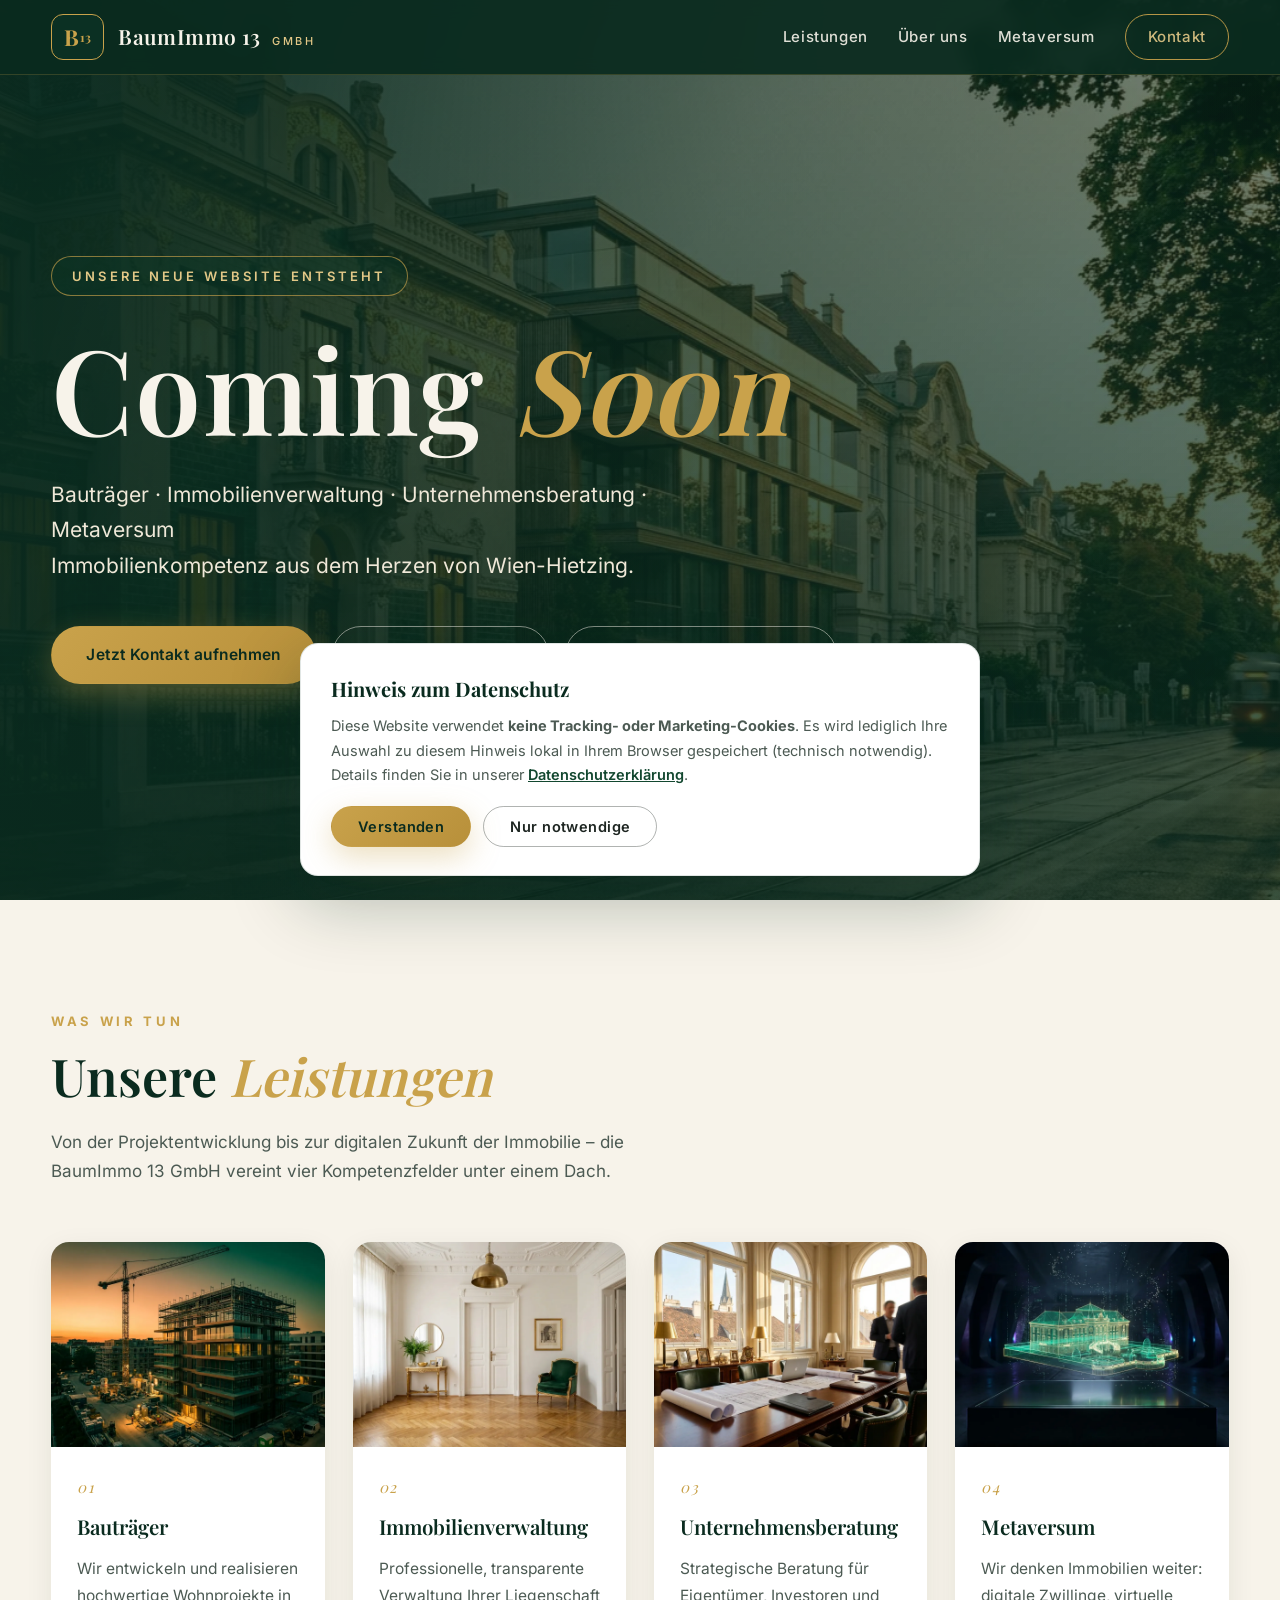
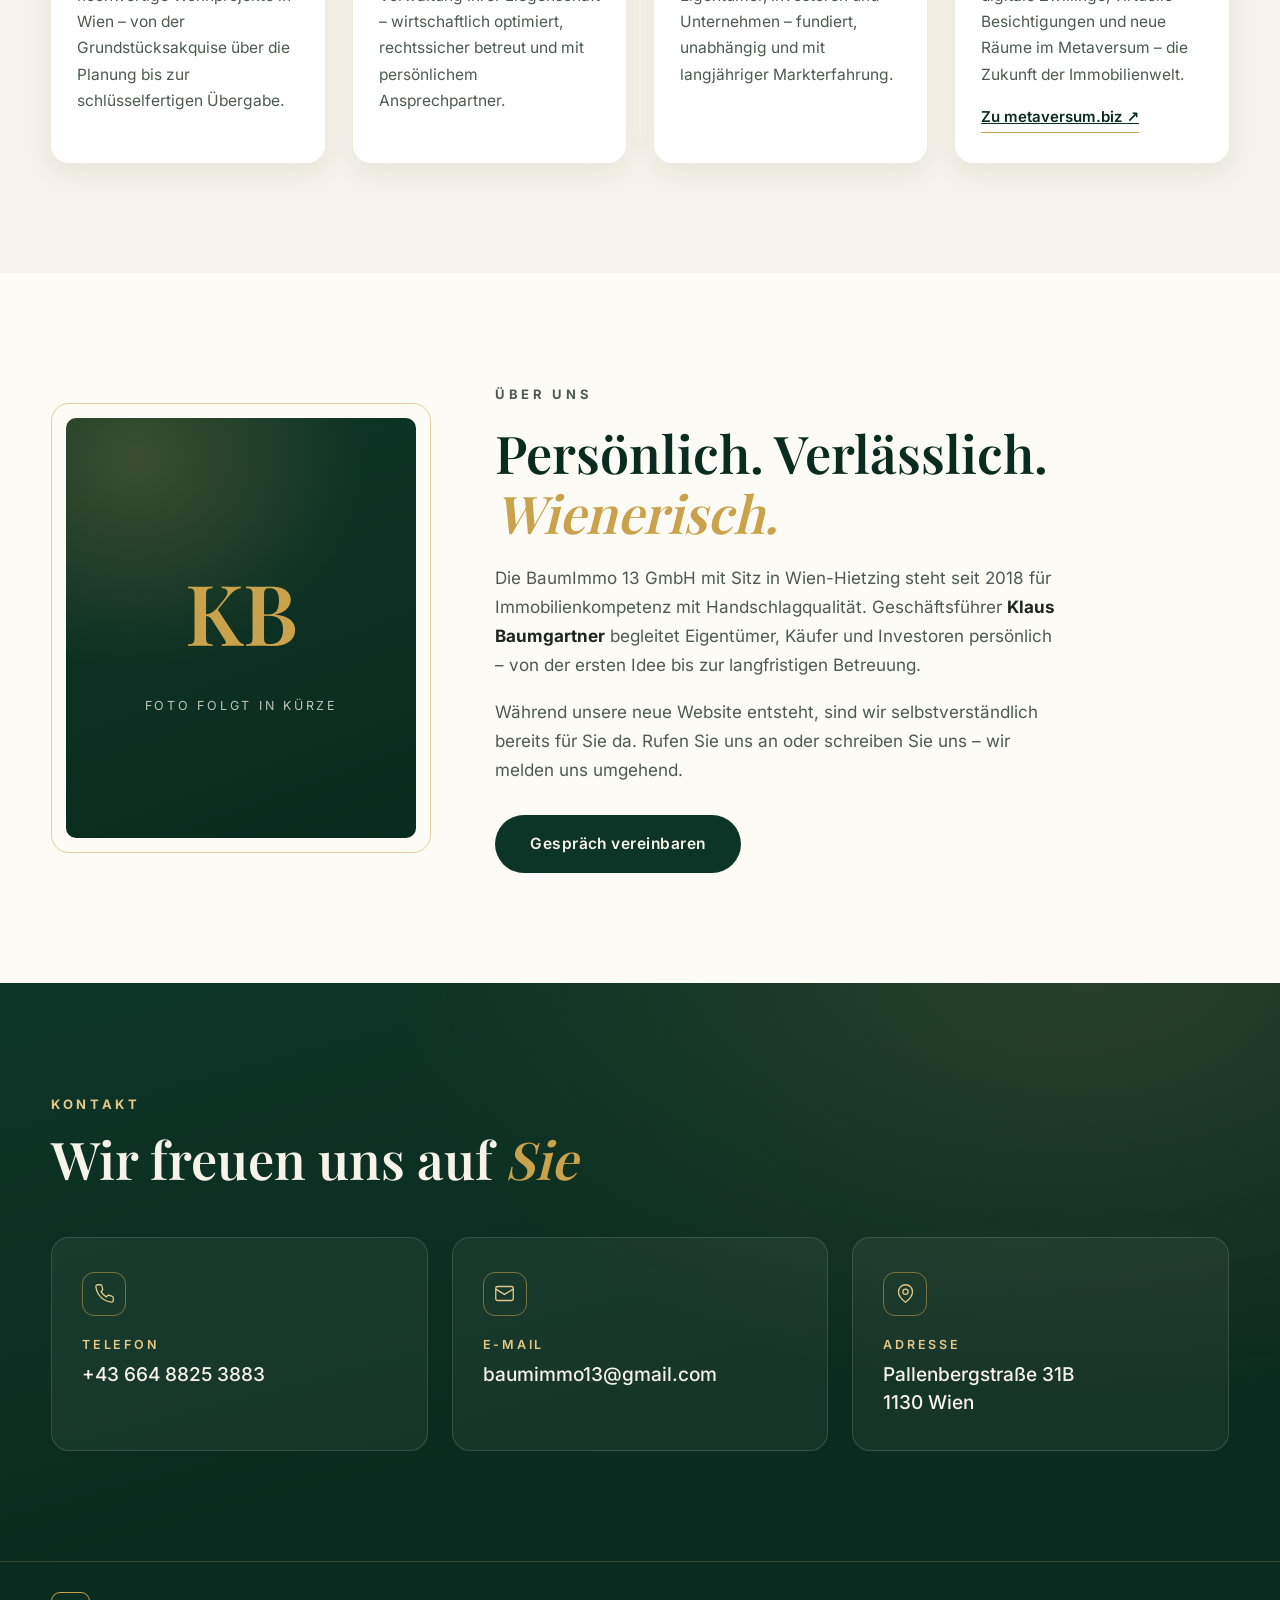
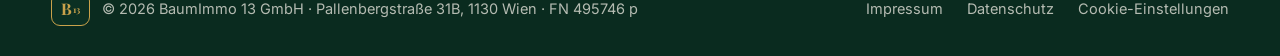
<file: index.html>
<!DOCTYPE html>
<html lang="de">
<head>
  <meta charset="UTF-8">
  <meta name="viewport" content="width=device-width, initial-scale=1.0">
  <!-- Weist Google nach, dass die Seite uns gehört. Ohne das gibt es keine
       Search-Console-Property und damit keine Meldung, wenn etwas kaputtgeht. -->
  <meta name="google-site-verification" content="rvQe4b0TvXxzg1Sshf39I57Uzzb9JcNSGtySvb8Vo9U">
  <title>BaumImmo 13 GmbH – Bauträger &amp; Immobilienverwaltung in Wien</title>
  <meta name="description" content="BaumImmo 13 GmbH in 1130 Wien: Bauträger, Immobilienverwaltung und Unternehmensberatung. Die neue Website ist bald online.">
  <link rel="canonical" href="https://baumimmo13.com/">
  <meta property="og:title" content="BaumImmo 13 GmbH – Bauträger &amp; Immobilienverwaltung in Wien">
  <meta property="og:description" content="Bauträger · Immobilienverwaltung · Unternehmensberatung · Metaversum – in 1130 Wien.">
  <meta property="og:type" content="website">
  <meta property="og:url" content="https://baumimmo13.com/">
  <meta property="og:locale" content="de_AT">
  <meta property="og:site_name" content="BaumImmo 13 GmbH">
  <meta property="og:image" content="https://baumimmo13.com/assets/img/og-image.jpg">
  <meta property="og:image:width" content="1200">
  <meta property="og:image:height" content="630">
  <meta name="twitter:card" content="summary_large_image">
  <meta name="robots" content="index, follow">
  <meta name="theme-color" content="#0d3527">
  <meta name="geo.region" content="AT-9">
  <meta name="geo.placename" content="Wien">
  <script type="application/ld+json">
  {
    "@context": "https://schema.org",
    "@type": "RealEstateAgent",
    "name": "BaumImmo 13 GmbH",
    "url": "https://baumimmo13.com/",
    "image": "https://baumimmo13.com/assets/img/og-image.jpg",
    "email": "baumimmo13@gmail.com",
    "telephone": "+4366488253883",
    "vatID": "ATU73773124",
    "address": {
      "@type": "PostalAddress",
      "streetAddress": "Pallenbergstraße 31B",
      "postalCode": "1130",
      "addressLocality": "Wien",
      "addressCountry": "AT"
    },
    "founder": {
      "@type": "Person",
      "name": "Klaus Michael Baumgartner"
    },
    "areaServed": {
      "@type": "City",
      "name": "Wien"
    },
    "knowsLanguage": ["de", "en"],
    "description": "Bauträger, Immobilienverwaltung, Unternehmensberatung und digitale Immobilienprojekte in Wien-Hietzing."
  }
  </script>
  <link rel="icon" href="data:image/svg+xml,%3Csvg xmlns='http://www.w3.org/2000/svg' viewBox='0 0 100 100'%3E%3Crect width='100' height='100' rx='18' fill='%230d3527'/%3E%3Ctext x='50' y='68' font-size='52' text-anchor='middle' fill='%23c9a24b' font-family='Georgia,serif'%3EB%3C/text%3E%3C/svg%3E">
  <link rel="stylesheet" href="assets/css/style.css">
</head>
<body>

  <!-- ===== Header ===== -->
  <header class="site-header" id="top">
    <div class="container header-inner">
      <a href="#top" class="brand">
        <span class="brand-mark">B<span class="brand-13">13</span></span>
        <span class="brand-text">BaumImmo&nbsp;13 <small>GmbH</small></span>
      </a>
      <nav class="main-nav" aria-label="Hauptnavigation">
        <a href="#leistungen">Leistungen</a>
        <a href="#ueber-uns">Über uns</a>
        <a href="https://metaversum.biz/" target="_blank" rel="noopener">Metaversum</a>
        <a href="#kontakt" class="nav-cta">Kontakt</a>
      </nav>
    </div>
  </header>

  <!-- ===== Hero ===== -->
  <section class="hero">
    <div class="hero-bg" role="presentation"></div>
    <div class="hero-overlay" role="presentation"></div>
    <div class="container hero-content">
      <p class="hero-badge reveal">Unsere neue Website entsteht</p>
      <h1 class="reveal delay-1">Coming <em>Soon</em></h1>
      <p class="hero-sub reveal delay-2">
        Bauträger · Immobilienverwaltung · Unternehmensberatung · Metaversum<br>
        Immobilienkompetenz aus dem Herzen von Wien-Hietzing.
      </p>
      <div class="hero-actions reveal delay-3">
        <a class="btn btn-gold" href="#kontakt">Jetzt Kontakt aufnehmen</a>
        <a class="btn btn-ghost" href="#leistungen">Unsere Leistungen</a>
        <a class="btn btn-ghost" href="https://metaversum.biz/" target="_blank" rel="noopener">Metaversum entdecken <span aria-hidden="true">↗</span></a>
      </div>
    </div>
    <a class="scroll-hint" href="#leistungen" aria-label="Nach unten scrollen">
      <span></span>
    </a>
  </section>

  <!-- ===== Leistungen ===== -->
  <section class="section" id="leistungen">
    <div class="container">
      <p class="section-kicker reveal">Was wir tun</p>
      <h2 class="section-title reveal">Unsere <em>Leistungen</em></h2>
      <p class="section-intro reveal">
        Von der Projektentwicklung bis zur digitalen Zukunft der Immobilie –
        die BaumImmo&nbsp;13 GmbH vereint vier Kompetenzfelder unter einem Dach.
      </p>

      <div class="cards">
        <article class="card reveal">
          <div class="card-media">
            <img src="assets/img/bautraeger.webp" alt="Modernes Wohnbauprojekt in Wien in der Abenddämmerung" loading="lazy" decoding="async">
          </div>
          <div class="card-body">
            <span class="card-num">01</span>
            <h3>Bauträger</h3>
            <p>Wir entwickeln und realisieren hochwertige Wohnprojekte in Wien – von der Grundstücksakquise über die Planung bis zur schlüsselfertigen Übergabe.</p>
          </div>
        </article>

        <article class="card reveal delay-1">
          <div class="card-media">
            <img src="assets/img/verwaltung.webp" alt="Eleganter Wiener Altbau-Eingangsbereich mit Fischgrätparkett" loading="lazy" decoding="async">
          </div>
          <div class="card-body">
            <span class="card-num">02</span>
            <h3>Immobilien&shy;verwaltung</h3>
            <p>Professionelle, transparente Verwaltung Ihrer Liegenschaft – wirtschaftlich optimiert, rechtssicher betreut und mit persönlichem Ansprechpartner.</p>
          </div>
        </article>

        <article class="card reveal delay-2">
          <div class="card-media">
            <img src="assets/img/beratung.webp" alt="Elegantes Besprechungszimmer mit Blick über Wien" loading="lazy" decoding="async">
          </div>
          <div class="card-body">
            <span class="card-num">03</span>
            <h3>Unternehmens&shy;beratung</h3>
            <p>Strategische Beratung für Eigentümer, Investoren und Unternehmen – fundiert, unabhängig und mit langjähriger Markterfahrung.</p>
          </div>
        </article>

        <article class="card reveal delay-3">
          <div class="card-media">
            <img src="assets/img/metaversum.webp" alt="Holografisches 3D-Modell einer Wiener Villa – Metaversum-Konzept" loading="lazy" decoding="async">
          </div>
          <div class="card-body">
            <span class="card-num">04</span>
            <h3>Metaversum</h3>
            <p>Wir denken Immobilien weiter: digitale Zwillinge, virtuelle Besichtigungen und neue Räume im Metaversum – die Zukunft der Immobilienwelt.</p>
            <a class="card-link" href="https://metaversum.biz/" target="_blank" rel="noopener">Zu metaversum.biz <span aria-hidden="true">↗</span></a>
          </div>
        </article>
      </div>
    </div>
  </section>

  <!-- ===== Über uns ===== -->
  <section class="section section-alt" id="ueber-uns">
    <div class="container about-grid">
      <div class="about-photo reveal">
        <div class="photo-frame">
          <div class="photo-placeholder" aria-label="Foto folgt in Kürze">
            <span class="photo-initials">KB</span>
            <span class="photo-note">Foto folgt in Kürze</span>
          </div>
        </div>
      </div>
      <div class="about-text">
        <p class="section-kicker reveal">Über uns</p>
        <h2 class="section-title reveal">Persönlich. Verlässlich. <em>Wienerisch.</em></h2>
        <p class="reveal">
          Die BaumImmo&nbsp;13 GmbH mit Sitz in Wien-Hietzing steht seit 2018 für
          Immobilienkompetenz mit Handschlagqualität. Geschäftsführer
          <strong>Klaus Baumgartner</strong> begleitet Eigentümer, Käufer und
          Investoren persönlich – von der ersten Idee bis zur langfristigen
          Betreuung.
        </p>
        <p class="reveal delay-1">
          Während unsere neue Website entsteht, sind wir selbstverständlich
          bereits für Sie da. Rufen Sie uns an oder schreiben Sie uns – wir
          melden uns umgehend.
        </p>
        <a href="#kontakt" class="btn btn-dark reveal delay-2">Gespräch vereinbaren</a>
      </div>
    </div>
  </section>

  <!-- ===== Kontakt ===== -->
  <section class="section section-contact" id="kontakt">
    <div class="container">
      <p class="section-kicker light reveal">Kontakt</p>
      <h2 class="section-title light reveal">Wir freuen uns auf <em>Sie</em></h2>
      <div class="contact-grid">
        <a class="contact-card reveal" href="tel:+4366488253883">
          <span class="contact-icon" aria-hidden="true">
            <svg viewBox="0 0 24 24" fill="none" stroke="currentColor" stroke-width="1.5"><path d="M22 16.92v3a2 2 0 0 1-2.18 2 19.79 19.79 0 0 1-8.63-3.07 19.5 19.5 0 0 1-6-6 19.79 19.79 0 0 1-3.07-8.67A2 2 0 0 1 4.11 2h3a2 2 0 0 1 2 1.72c.13.96.36 1.9.7 2.81a2 2 0 0 1-.45 2.11L8.09 9.91a16 16 0 0 0 6 6l1.27-1.27a2 2 0 0 1 2.11-.45c.91.34 1.85.57 2.81.7A2 2 0 0 1 22 16.92z"/></svg>
          </span>
          <span class="contact-label">Telefon</span>
          <span class="contact-value">+43 664 8825 3883</span>
        </a>
        <a class="contact-card reveal delay-1" href="mailto:baumimmo13@gmail.com">
          <span class="contact-icon" aria-hidden="true">
            <svg viewBox="0 0 24 24" fill="none" stroke="currentColor" stroke-width="1.5"><rect x="2" y="4" width="20" height="16" rx="2"/><path d="m22 7-10 6L2 7"/></svg>
          </span>
          <span class="contact-label">E-Mail</span>
          <span class="contact-value">baumimmo13@gmail.com</span>
        </a>
        <a class="contact-card reveal delay-2" href="https://www.google.com/maps/search/?api=1&amp;query=Pallenbergstra%C3%9Fe%2031B%2C%201130%20Wien" target="_blank" rel="noopener noreferrer">
          <span class="contact-icon" aria-hidden="true">
            <svg viewBox="0 0 24 24" fill="none" stroke="currentColor" stroke-width="1.5"><path d="M20 10c0 6-8 12-8 12s-8-6-8-12a8 8 0 0 1 16 0z"/><circle cx="12" cy="10" r="3"/></svg>
          </span>
          <span class="contact-label">Adresse</span>
          <span class="contact-value">Pallenbergstraße 31B<br>1130 Wien</span>
        </a>
      </div>
    </div>
  </section>

  <!-- ===== Footer ===== -->
  <footer class="site-footer">
    <div class="container footer-inner">
      <div class="footer-brand">
        <span class="brand-mark small">B<span class="brand-13">13</span></span>
        <span>© <span id="year">2026</span> BaumImmo&nbsp;13 GmbH · Pallenbergstraße 31B, 1130 Wien · FN 495746 p</span>
      </div>
      <nav class="footer-nav" aria-label="Rechtliches">
        <a href="impressum.html">Impressum</a>
        <a href="datenschutz.html">Datenschutz</a>
        <a href="#" id="cookie-settings-link">Cookie-Einstellungen</a>
      </nav>
    </div>
  </footer>

  <!-- ===== Cookie-Banner ===== -->
  <div class="cookie-banner" id="cookie-banner" role="dialog" aria-modal="false" aria-labelledby="cookie-title" hidden>
    <div class="cookie-inner">
      <h3 id="cookie-title">Hinweis zum Datenschutz</h3>
      <p>
        Diese Website verwendet <strong>keine Tracking- oder Marketing-Cookies</strong>.
        Es wird lediglich Ihre Auswahl zu diesem Hinweis lokal in Ihrem Browser
        gespeichert (technisch notwendig). Details finden Sie in unserer
        <a href="datenschutz.html">Datenschutzerklärung</a>.
      </p>
      <div class="cookie-actions">
        <button type="button" class="btn btn-gold" id="cookie-accept">Verstanden</button>
        <button type="button" class="btn btn-ghost-dark" id="cookie-essential">Nur notwendige</button>
      </div>
    </div>
  </div>

  <script src="assets/js/main.js" defer></script>
</body>
</html>
</file>
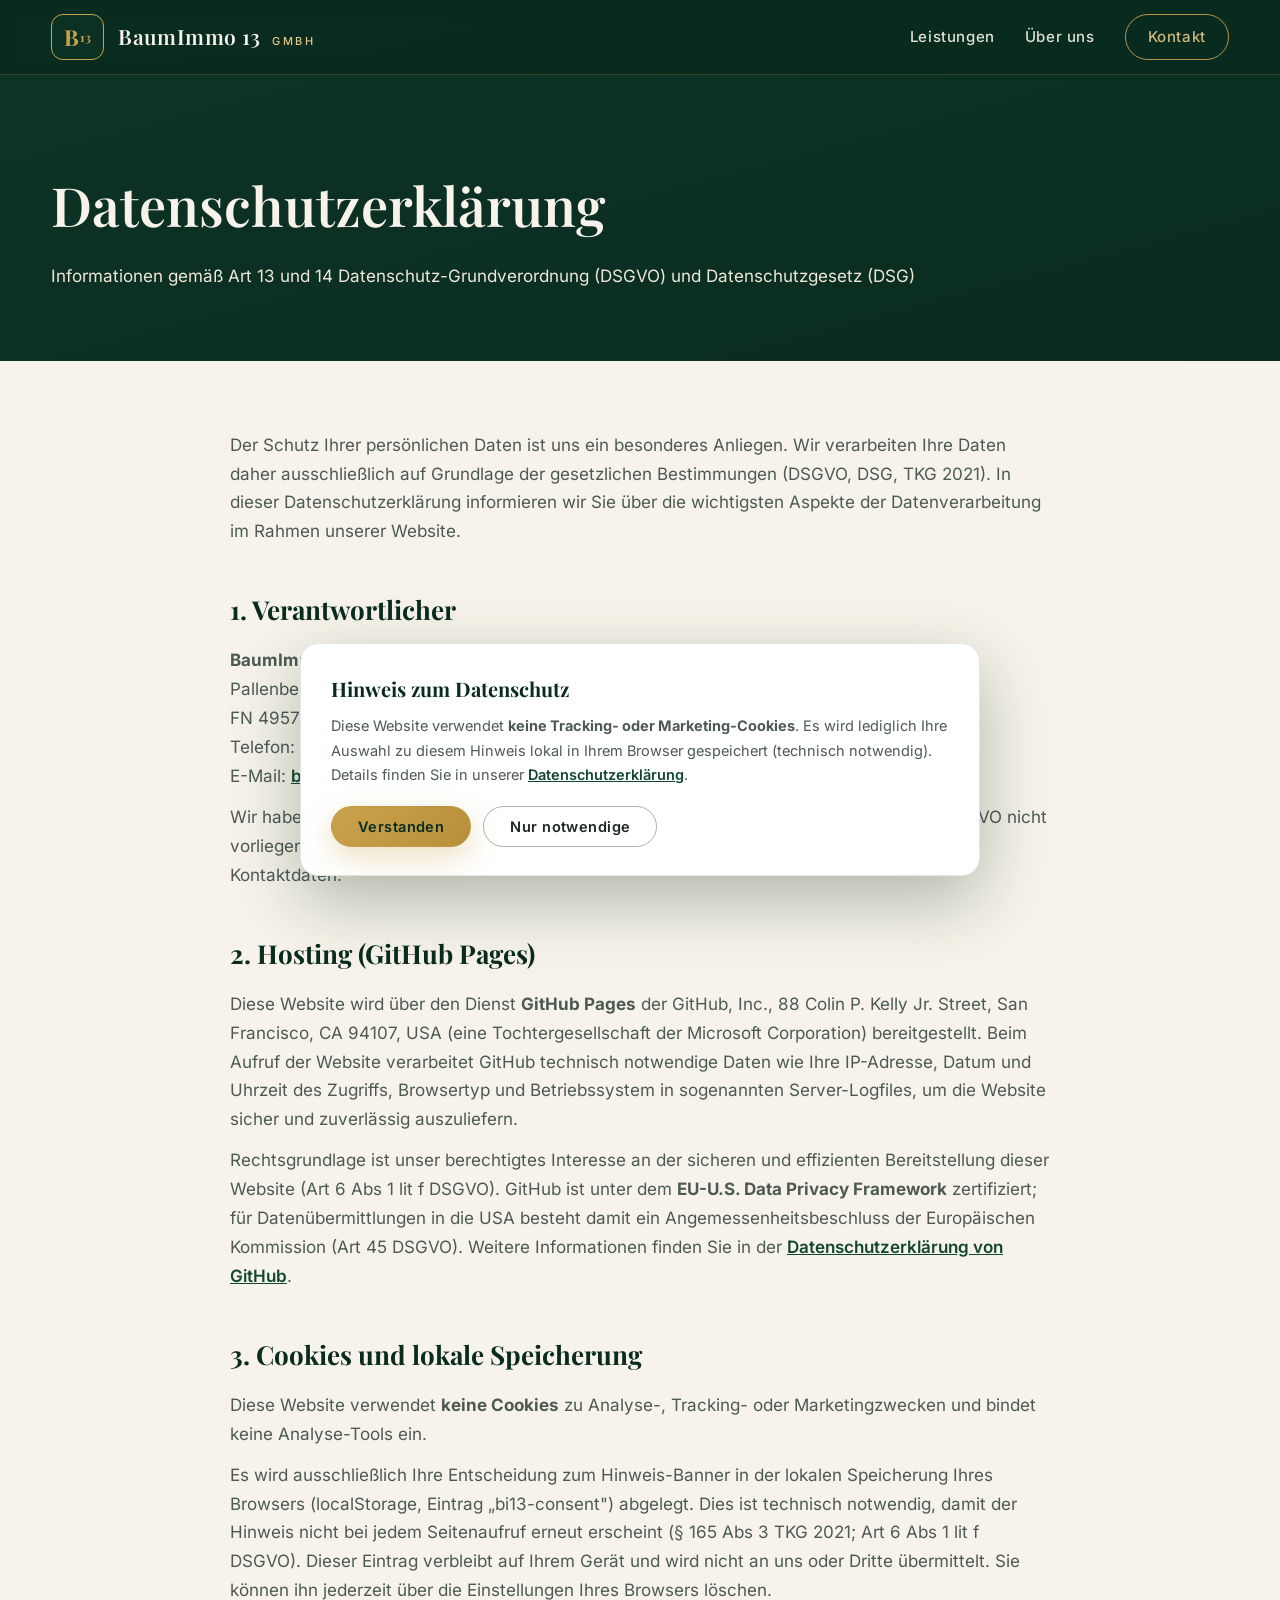
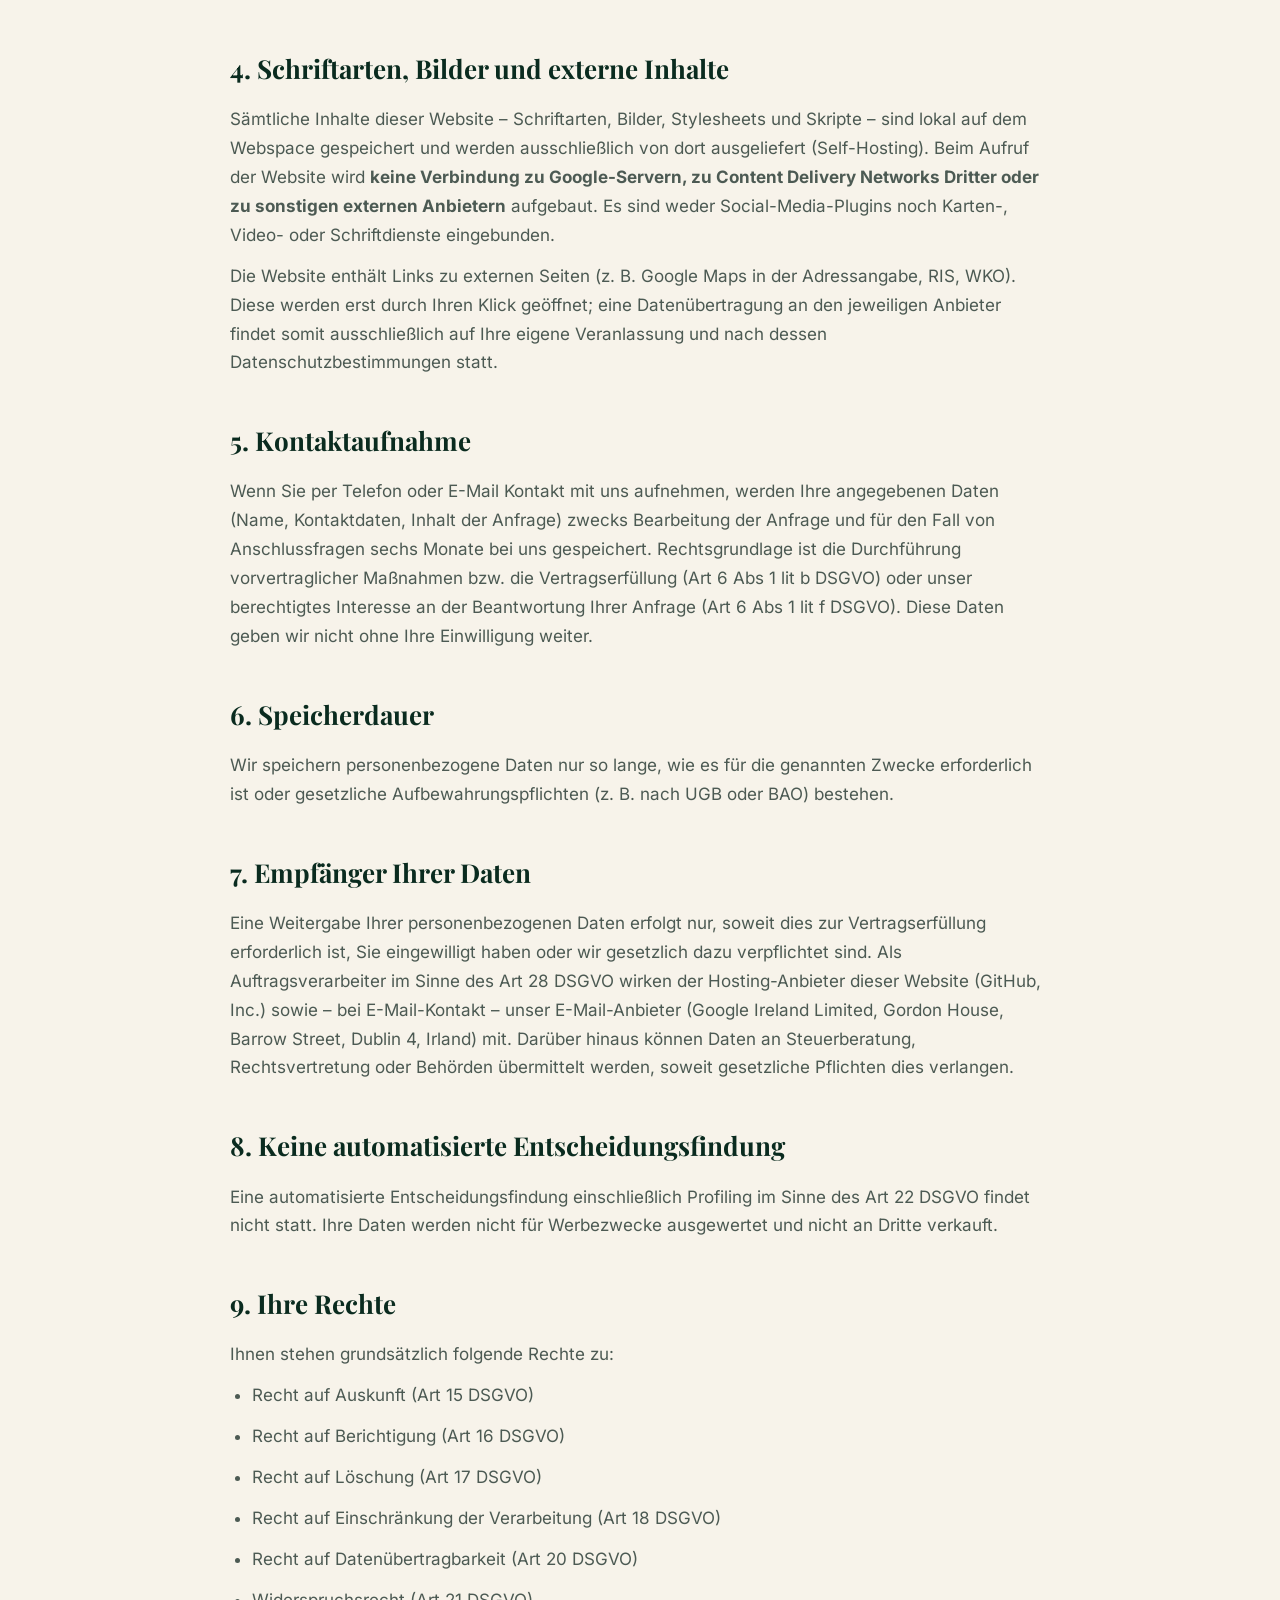
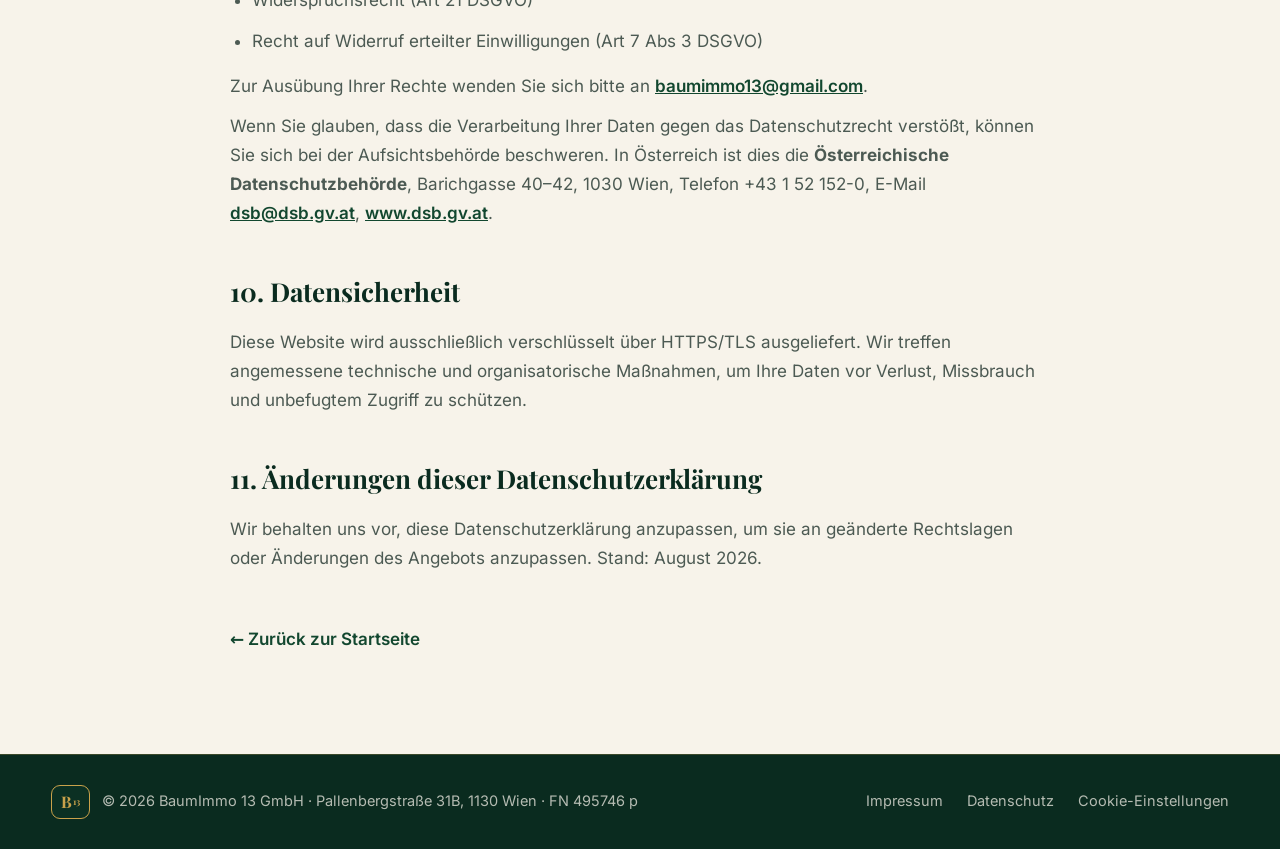
<file: datenschutz.html>
<!DOCTYPE html>
<html lang="de">
<head>
  <meta charset="UTF-8">
  <meta name="viewport" content="width=device-width, initial-scale=1.0">
  <title>Datenschutzerklärung | BaumImmo 13 GmbH</title>
  <meta name="description" content="Datenschutzerklärung der BaumImmo 13 GmbH, 1130 Wien – Informationen gemäß Art 13 DSGVO.">
  <meta name="robots" content="index, follow">
  <link rel="canonical" href="https://baumimmo13.com/datenschutz.html">
  <link rel="icon" href="data:image/svg+xml,%3Csvg xmlns='http://www.w3.org/2000/svg' viewBox='0 0 100 100'%3E%3Crect width='100' height='100' rx='18' fill='%230d3527'/%3E%3Ctext x='50' y='68' font-size='52' text-anchor='middle' fill='%23c9a24b' font-family='Georgia,serif'%3EB%3C/text%3E%3C/svg%3E">
  <link rel="stylesheet" href="assets/css/style.css">
</head>
<body>

  <header class="site-header">
    <div class="container header-inner">
      <a href="index.html" class="brand">
        <span class="brand-mark">B<span class="brand-13">13</span></span>
        <span class="brand-text">BaumImmo&nbsp;13 <small>GmbH</small></span>
      </a>
      <nav class="main-nav" aria-label="Hauptnavigation">
        <a href="index.html#leistungen">Leistungen</a>
        <a href="index.html#ueber-uns">Über uns</a>
        <a href="index.html#kontakt" class="nav-cta">Kontakt</a>
      </nav>
    </div>
  </header>

  <section class="legal-hero">
    <div class="container">
      <h1>Datenschutzerklärung</h1>
      <p>Informationen gemäß Art 13 und 14 Datenschutz-Grundverordnung (DSGVO) und Datenschutzgesetz (DSG)</p>
    </div>
  </section>

  <main class="legal-content">
    <div class="container">

      <p>
        Der Schutz Ihrer persönlichen Daten ist uns ein besonderes Anliegen. Wir
        verarbeiten Ihre Daten daher ausschließlich auf Grundlage der gesetzlichen
        Bestimmungen (DSGVO, DSG, TKG 2021). In dieser Datenschutzerklärung
        informieren wir Sie über die wichtigsten Aspekte der Datenverarbeitung im
        Rahmen unserer Website.
      </p>

      <h2>1. Verantwortlicher</h2>
      <p>
        <strong>BaumImmo 13 GmbH</strong><br>
        Pallenbergstraße 31B, 1130 Wien, Österreich<br>
        FN 495746 p, Handelsgericht Wien<br>
        Telefon: <a href="tel:+4366488253883">+43&nbsp;664&nbsp;8825&nbsp;3883</a><br>
        E-Mail: <a href="mailto:baumimmo13@gmail.com">baumimmo13@gmail.com</a>
      </p>
      <p>
        Wir haben keinen Datenschutzbeauftragten bestellt, da die Voraussetzungen
        des Art 37 DSGVO nicht vorliegen. Für alle Fragen zum Datenschutz wenden
        Sie sich bitte an die oben genannten Kontaktdaten.
      </p>

      <h2>2. Hosting (GitHub Pages)</h2>
      <p>
        Diese Website wird über den Dienst <strong>GitHub Pages</strong> der GitHub, Inc.,
        88 Colin P. Kelly Jr. Street, San Francisco, CA 94107, USA (eine Tochtergesellschaft
        der Microsoft Corporation) bereitgestellt. Beim Aufruf der Website verarbeitet
        GitHub technisch notwendige Daten wie Ihre IP-Adresse, Datum und Uhrzeit des
        Zugriffs, Browsertyp und Betriebssystem in sogenannten Server-Logfiles, um die
        Website sicher und zuverlässig auszuliefern.
      </p>
      <p>
        Rechtsgrundlage ist unser berechtigtes Interesse an der sicheren und effizienten
        Bereitstellung dieser Website (Art 6 Abs 1 lit f DSGVO). GitHub ist unter dem
        <strong>EU-U.S. Data Privacy Framework</strong> zertifiziert; für Datenübermittlungen
        in die USA besteht damit ein Angemessenheitsbeschluss der Europäischen Kommission
        (Art 45 DSGVO). Weitere Informationen finden Sie in der
        <a href="https://docs.github.com/de/site-policy/privacy-policies/github-general-privacy-statement" target="_blank" rel="noopener noreferrer">Datenschutzerklärung von GitHub</a>.
      </p>

      <h2>3. Cookies und lokale Speicherung</h2>
      <p>
        Diese Website verwendet <strong>keine Cookies</strong> zu Analyse-, Tracking-
        oder Marketingzwecken und bindet keine Analyse-Tools ein.
      </p>
      <p>
        Es wird ausschließlich Ihre Entscheidung zum Hinweis-Banner in der lokalen
        Speicherung Ihres Browsers (localStorage, Eintrag „bi13-consent") abgelegt.
        Dies ist technisch notwendig, damit der Hinweis nicht bei jedem Seitenaufruf
        erneut erscheint (§ 165 Abs 3 TKG 2021; Art 6 Abs 1 lit f DSGVO). Dieser
        Eintrag verbleibt auf Ihrem Gerät und wird nicht an uns oder Dritte
        übermittelt. Sie können ihn jederzeit über die Einstellungen Ihres Browsers
        löschen.
      </p>

      <h2>4. Schriftarten, Bilder und externe Inhalte</h2>
      <p>
        Sämtliche Inhalte dieser Website – Schriftarten, Bilder, Stylesheets und
        Skripte – sind lokal auf dem Webspace gespeichert und werden ausschließlich
        von dort ausgeliefert (Self-Hosting). Beim Aufruf der Website wird
        <strong>keine Verbindung zu Google-Servern, zu Content Delivery Networks
        Dritter oder zu sonstigen externen Anbietern</strong> aufgebaut. Es sind
        weder Social-Media-Plugins noch Karten-, Video- oder Schriftdienste
        eingebunden.
      </p>
      <p>
        Die Website enthält Links zu externen Seiten (z.&nbsp;B. Google Maps in der
        Adressangabe, RIS, WKO). Diese werden erst durch Ihren Klick geöffnet;
        eine Datenübertragung an den jeweiligen Anbieter findet somit ausschließlich
        auf Ihre eigene Veranlassung und nach dessen Datenschutzbestimmungen statt.
      </p>

      <h2>5. Kontaktaufnahme</h2>
      <p>
        Wenn Sie per Telefon oder E-Mail Kontakt mit uns aufnehmen, werden Ihre
        angegebenen Daten (Name, Kontaktdaten, Inhalt der Anfrage) zwecks Bearbeitung
        der Anfrage und für den Fall von Anschlussfragen sechs Monate bei uns
        gespeichert. Rechtsgrundlage ist die Durchführung vorvertraglicher Maßnahmen
        bzw. die Vertragserfüllung (Art 6 Abs 1 lit b DSGVO) oder unser berechtigtes
        Interesse an der Beantwortung Ihrer Anfrage (Art 6 Abs 1 lit f DSGVO).
        Diese Daten geben wir nicht ohne Ihre Einwilligung weiter.
      </p>

      <h2>6. Speicherdauer</h2>
      <p>
        Wir speichern personenbezogene Daten nur so lange, wie es für die genannten
        Zwecke erforderlich ist oder gesetzliche Aufbewahrungspflichten (z.&nbsp;B.
        nach UGB oder BAO) bestehen.
      </p>

      <h2>7. Empfänger Ihrer Daten</h2>
      <p>
        Eine Weitergabe Ihrer personenbezogenen Daten erfolgt nur, soweit dies zur
        Vertragserfüllung erforderlich ist, Sie eingewilligt haben oder wir gesetzlich
        dazu verpflichtet sind. Als Auftragsverarbeiter im Sinne des Art 28 DSGVO
        wirken der Hosting-Anbieter dieser Website (GitHub, Inc.) sowie – bei
        E-Mail-Kontakt – unser E-Mail-Anbieter (Google Ireland Limited, Gordon House,
        Barrow Street, Dublin 4, Irland) mit. Darüber hinaus können Daten an
        Steuerberatung, Rechtsvertretung oder Behörden übermittelt werden, soweit
        gesetzliche Pflichten dies verlangen.
      </p>

      <h2>8. Keine automatisierte Entscheidungsfindung</h2>
      <p>
        Eine automatisierte Entscheidungsfindung einschließlich Profiling im Sinne
        des Art 22 DSGVO findet nicht statt. Ihre Daten werden nicht für
        Werbezwecke ausgewertet und nicht an Dritte verkauft.
      </p>

      <h2>9. Ihre Rechte</h2>
      <p>Ihnen stehen grundsätzlich folgende Rechte zu:</p>
      <ul>
        <li>Recht auf Auskunft (Art 15 DSGVO)</li>
        <li>Recht auf Berichtigung (Art 16 DSGVO)</li>
        <li>Recht auf Löschung (Art 17 DSGVO)</li>
        <li>Recht auf Einschränkung der Verarbeitung (Art 18 DSGVO)</li>
        <li>Recht auf Datenübertragbarkeit (Art 20 DSGVO)</li>
        <li>Widerspruchsrecht (Art 21 DSGVO)</li>
        <li>Recht auf Widerruf erteilter Einwilligungen (Art 7 Abs 3 DSGVO)</li>
      </ul>
      <p>
        Zur Ausübung Ihrer Rechte wenden Sie sich bitte an
        <a href="mailto:baumimmo13@gmail.com">baumimmo13@gmail.com</a>.
      </p>
      <p>
        Wenn Sie glauben, dass die Verarbeitung Ihrer Daten gegen das Datenschutzrecht
        verstößt, können Sie sich bei der Aufsichtsbehörde beschweren. In Österreich
        ist dies die <strong>Österreichische Datenschutzbehörde</strong>,
        Barichgasse 40–42, 1030 Wien, Telefon +43&nbsp;1&nbsp;52&nbsp;152-0,
        E-Mail <a href="mailto:dsb@dsb.gv.at">dsb@dsb.gv.at</a>,
        <a href="https://www.dsb.gv.at" target="_blank" rel="noopener noreferrer">www.dsb.gv.at</a>.
      </p>

      <h2>10. Datensicherheit</h2>
      <p>
        Diese Website wird ausschließlich verschlüsselt über HTTPS/TLS ausgeliefert.
        Wir treffen angemessene technische und organisatorische Maßnahmen, um Ihre
        Daten vor Verlust, Missbrauch und unbefugtem Zugriff zu schützen.
      </p>

      <h2>11. Änderungen dieser Datenschutzerklärung</h2>
      <p>
        Wir behalten uns vor, diese Datenschutzerklärung anzupassen, um sie an
        geänderte Rechtslagen oder Änderungen des Angebots anzupassen.
        Stand: August 2026.
      </p>

      <a class="back-link" href="index.html">← Zurück zur Startseite</a>
    </div>
  </main>

  <footer class="site-footer">
    <div class="container footer-inner">
      <div class="footer-brand">
        <span class="brand-mark small">B<span class="brand-13">13</span></span>
        <span>© <span id="year">2026</span> BaumImmo&nbsp;13 GmbH · Pallenbergstraße 31B, 1130 Wien · FN 495746 p</span>
      </div>
      <nav class="footer-nav" aria-label="Rechtliches">
        <a href="impressum.html">Impressum</a>
        <a href="datenschutz.html">Datenschutz</a>
        <a href="#" id="cookie-settings-link">Cookie-Einstellungen</a>
      </nav>
    </div>
  </footer>

  <div class="cookie-banner" id="cookie-banner" role="dialog" aria-modal="false" aria-labelledby="cookie-title" hidden>
    <div class="cookie-inner">
      <h3 id="cookie-title">Hinweis zum Datenschutz</h3>
      <p>
        Diese Website verwendet <strong>keine Tracking- oder Marketing-Cookies</strong>.
        Es wird lediglich Ihre Auswahl zu diesem Hinweis lokal in Ihrem Browser
        gespeichert (technisch notwendig). Details finden Sie in unserer
        <a href="datenschutz.html">Datenschutzerklärung</a>.
      </p>
      <div class="cookie-actions">
        <button type="button" class="btn btn-gold" id="cookie-accept">Verstanden</button>
        <button type="button" class="btn btn-ghost-dark" id="cookie-essential">Nur notwendige</button>
      </div>
    </div>
  </div>

  <script src="assets/js/main.js" defer></script>
</body>
</html>
</file>
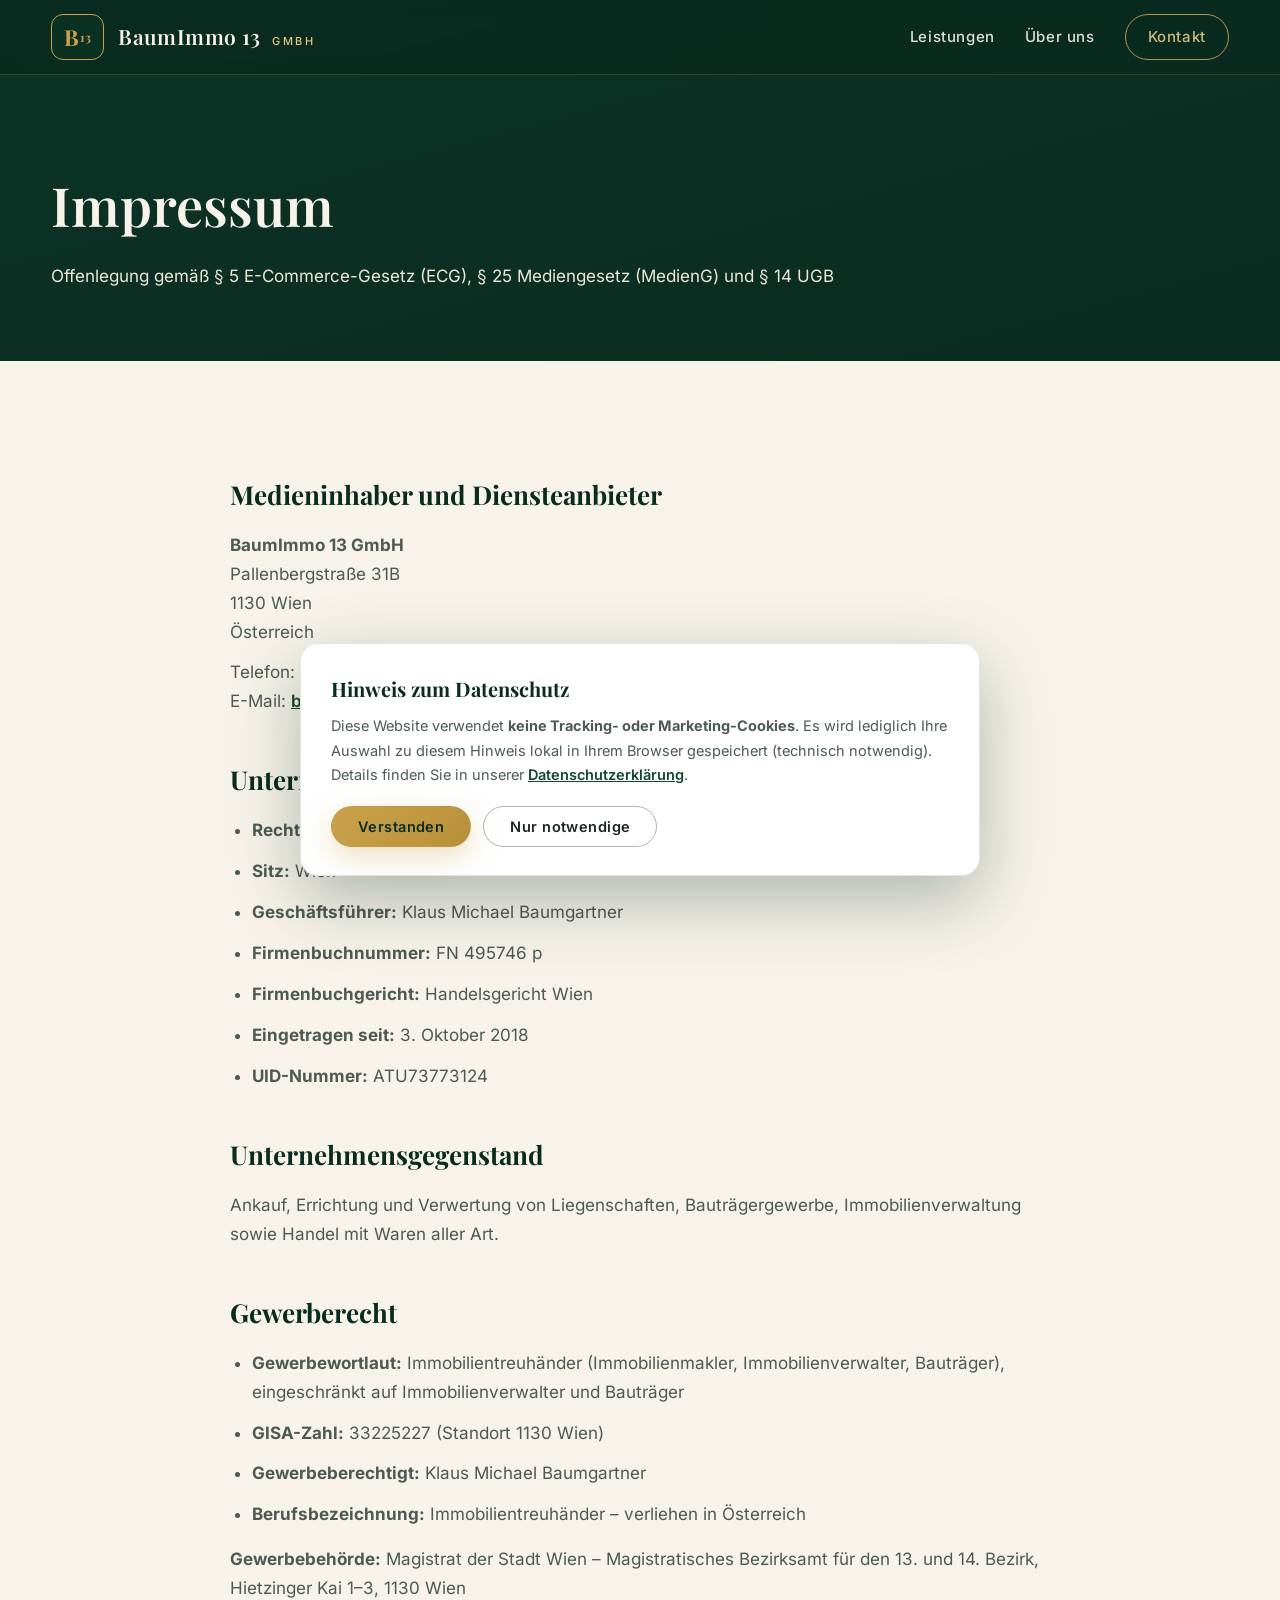
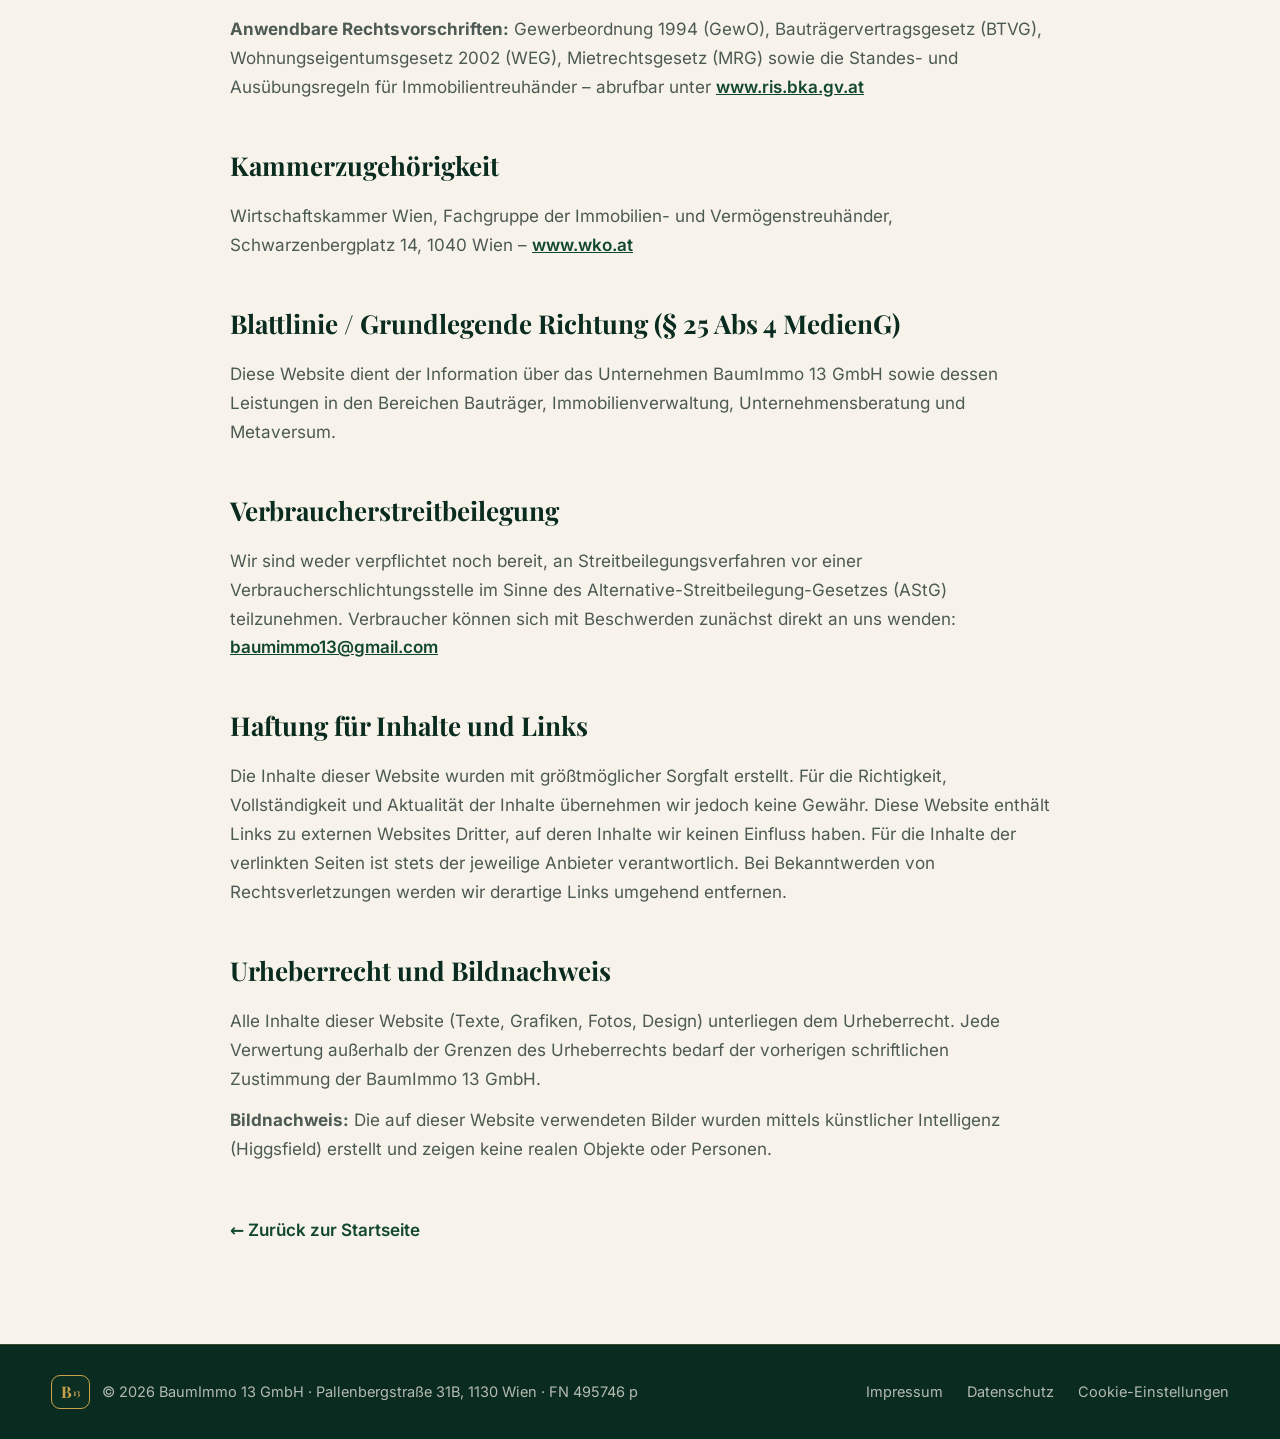
<file: impressum.html>
<!DOCTYPE html>
<html lang="de">
<head>
  <meta charset="UTF-8">
  <meta name="viewport" content="width=device-width, initial-scale=1.0">
  <title>Impressum | BaumImmo 13 GmbH</title>
  <meta name="description" content="Impressum der BaumImmo 13 GmbH, 1130 Wien – Offenlegung gemäß § 5 ECG, § 25 MedienG und § 14 UGB.">
  <meta name="robots" content="index, follow">
  <link rel="canonical" href="https://baumimmo13.com/impressum.html">
  <link rel="icon" href="data:image/svg+xml,%3Csvg xmlns='http://www.w3.org/2000/svg' viewBox='0 0 100 100'%3E%3Crect width='100' height='100' rx='18' fill='%230d3527'/%3E%3Ctext x='50' y='68' font-size='52' text-anchor='middle' fill='%23c9a24b' font-family='Georgia,serif'%3EB%3C/text%3E%3C/svg%3E">
  <link rel="stylesheet" href="assets/css/style.css">
</head>
<body>

  <header class="site-header">
    <div class="container header-inner">
      <a href="index.html" class="brand">
        <span class="brand-mark">B<span class="brand-13">13</span></span>
        <span class="brand-text">BaumImmo&nbsp;13 <small>GmbH</small></span>
      </a>
      <nav class="main-nav" aria-label="Hauptnavigation">
        <a href="index.html#leistungen">Leistungen</a>
        <a href="index.html#ueber-uns">Über uns</a>
        <a href="index.html#kontakt" class="nav-cta">Kontakt</a>
      </nav>
    </div>
  </header>

  <section class="legal-hero">
    <div class="container">
      <h1>Impressum</h1>
      <p>Offenlegung gemäß § 5 E-Commerce-Gesetz (ECG), § 25 Mediengesetz (MedienG) und § 14 UGB</p>
    </div>
  </section>

  <main class="legal-content">
    <div class="container">

      <h2>Medieninhaber und Diensteanbieter</h2>
      <p>
        <strong>BaumImmo 13 GmbH</strong><br>
        Pallenbergstraße 31B<br>
        1130 Wien<br>
        Österreich
      </p>
      <p>
        Telefon: <a href="tel:+4366488253883">+43&nbsp;664&nbsp;8825&nbsp;3883</a><br>
        E-Mail: <a href="mailto:baumimmo13@gmail.com">baumimmo13@gmail.com</a>
      </p>

      <h2>Unternehmensdaten</h2>
      <ul>
        <li><strong>Rechtsform:</strong> Gesellschaft mit beschränkter Haftung (GmbH)</li>
        <li><strong>Sitz:</strong> Wien</li>
        <li><strong>Geschäftsführer:</strong> Klaus Michael Baumgartner</li>
        <li><strong>Firmenbuchnummer:</strong> FN&nbsp;495746&nbsp;p</li>
        <li><strong>Firmenbuchgericht:</strong> Handelsgericht Wien</li>
        <li><strong>Eingetragen seit:</strong> 3.&nbsp;Oktober 2018</li>
        <li><strong>UID-Nummer:</strong> ATU73773124</li>
      </ul>

      <h2>Unternehmensgegenstand</h2>
      <p>
        Ankauf, Errichtung und Verwertung von Liegenschaften, Bauträgergewerbe,
        Immobilienverwaltung sowie Handel mit Waren aller Art.
      </p>

      <h2>Gewerberecht</h2>
      <ul>
        <li>
          <strong>Gewerbewortlaut:</strong> Immobilientreuhänder (Immobilienmakler,
          Immobilienverwalter, Bauträger), eingeschränkt auf Immobilienverwalter
          und Bauträger
        </li>
        <li><strong>GISA-Zahl:</strong> 33225227 (Standort 1130 Wien)</li>
        <li><strong>Gewerbeberechtigt:</strong> Klaus Michael Baumgartner</li>
        <li><strong>Berufsbezeichnung:</strong> Immobilientreuhänder – verliehen in Österreich</li>
      </ul>
      <p>
        <strong>Gewerbebehörde:</strong> Magistrat der Stadt Wien –
        Magistratisches Bezirksamt für den 13. und 14. Bezirk,
        Hietzinger Kai 1–3, 1130 Wien
      </p>
      <p>
        <strong>Anwendbare Rechtsvorschriften:</strong> Gewerbeordnung 1994 (GewO),
        Bauträgervertragsgesetz (BTVG), Wohnungseigentumsgesetz 2002 (WEG),
        Mietrechtsgesetz (MRG) sowie die Standes- und Ausübungsregeln für
        Immobilientreuhänder – abrufbar unter
        <a href="https://www.ris.bka.gv.at" target="_blank" rel="noopener noreferrer">www.ris.bka.gv.at</a>
      </p>

      <h2>Kammerzugehörigkeit</h2>
      <p>
        Wirtschaftskammer Wien, Fachgruppe der Immobilien- und Vermögenstreuhänder,
        Schwarzenbergplatz 14, 1040 Wien –
        <a href="https://www.wko.at" target="_blank" rel="noopener noreferrer">www.wko.at</a>
      </p>

      <h2>Blattlinie / Grundlegende Richtung (§ 25 Abs 4 MedienG)</h2>
      <p>
        Diese Website dient der Information über das Unternehmen BaumImmo 13 GmbH
        sowie dessen Leistungen in den Bereichen Bauträger, Immobilienverwaltung,
        Unternehmensberatung und Metaversum.
      </p>

      <h2>Verbraucherstreitbeilegung</h2>
      <p>
        Wir sind weder verpflichtet noch bereit, an Streitbeilegungsverfahren vor
        einer Verbraucherschlichtungsstelle im Sinne des
        Alternative-Streitbeilegung-Gesetzes (AStG) teilzunehmen. Verbraucher können
        sich mit Beschwerden zunächst direkt an uns wenden:
        <a href="mailto:baumimmo13@gmail.com">baumimmo13@gmail.com</a>
      </p>

      <h2>Haftung für Inhalte und Links</h2>
      <p>
        Die Inhalte dieser Website wurden mit größtmöglicher Sorgfalt erstellt.
        Für die Richtigkeit, Vollständigkeit und Aktualität der Inhalte übernehmen
        wir jedoch keine Gewähr. Diese Website enthält Links zu externen Websites
        Dritter, auf deren Inhalte wir keinen Einfluss haben. Für die Inhalte der
        verlinkten Seiten ist stets der jeweilige Anbieter verantwortlich. Bei
        Bekanntwerden von Rechtsverletzungen werden wir derartige Links umgehend
        entfernen.
      </p>

      <h2>Urheberrecht und Bildnachweis</h2>
      <p>
        Alle Inhalte dieser Website (Texte, Grafiken, Fotos, Design) unterliegen dem
        Urheberrecht. Jede Verwertung außerhalb der Grenzen des Urheberrechts bedarf
        der vorherigen schriftlichen Zustimmung der BaumImmo 13 GmbH.
      </p>
      <p>
        <strong>Bildnachweis:</strong> Die auf dieser Website verwendeten Bilder wurden
        mittels künstlicher Intelligenz (Higgsfield) erstellt und zeigen keine realen
        Objekte oder Personen.
      </p>

      <a class="back-link" href="index.html">← Zurück zur Startseite</a>
    </div>
  </main>

  <footer class="site-footer">
    <div class="container footer-inner">
      <div class="footer-brand">
        <span class="brand-mark small">B<span class="brand-13">13</span></span>
        <span>© <span id="year">2026</span> BaumImmo&nbsp;13 GmbH · Pallenbergstraße 31B, 1130 Wien · FN 495746 p</span>
      </div>
      <nav class="footer-nav" aria-label="Rechtliches">
        <a href="impressum.html">Impressum</a>
        <a href="datenschutz.html">Datenschutz</a>
        <a href="#" id="cookie-settings-link">Cookie-Einstellungen</a>
      </nav>
    </div>
  </footer>

  <div class="cookie-banner" id="cookie-banner" role="dialog" aria-modal="false" aria-labelledby="cookie-title" hidden>
    <div class="cookie-inner">
      <h3 id="cookie-title">Hinweis zum Datenschutz</h3>
      <p>
        Diese Website verwendet <strong>keine Tracking- oder Marketing-Cookies</strong>.
        Es wird lediglich Ihre Auswahl zu diesem Hinweis lokal in Ihrem Browser
        gespeichert (technisch notwendig). Details finden Sie in unserer
        <a href="datenschutz.html">Datenschutzerklärung</a>.
      </p>
      <div class="cookie-actions">
        <button type="button" class="btn btn-gold" id="cookie-accept">Verstanden</button>
        <button type="button" class="btn btn-ghost-dark" id="cookie-essential">Nur notwendige</button>
      </div>
    </div>
  </div>

  <script src="assets/js/main.js" defer></script>
</body>
</html>
</file>
<file: assets/css/style.css>
/* ============================================================
   BaumImmo 13 GmbH – Coming Soon
   Farbwelt: Tiefes Smaragdgrün + warmes Gold + Creme
   Schriften: Playfair Display (Headlines) / Inter (Text),
   selbst gehostet (DSGVO-konform, keine externen Font-Requests)
   ============================================================ */

@font-face {
  font-family: 'Inter';
  font-style: normal;
  font-weight: 100 900;
  font-display: swap;
  src: url('../fonts/inter-var-latin.woff2') format('woff2');
}
@font-face {
  font-family: 'Playfair Display';
  font-style: normal;
  font-weight: 400 900;
  font-display: swap;
  src: url('../fonts/playfair-var-latin.woff2') format('woff2');
}

:root {
  --green-950: #0a2b1f;
  --green-900: #0d3527;
  --green-800: #12472f;
  --green-700: #1a5c3f;
  --gold: #c9a24b;
  --gold-light: #e3c887;
  --cream: #f7f3ea;
  --cream-dim: #efe8d8;
  --ink: #1d2521;
  --ink-soft: #4c5a53;
  --radius: 18px;
  --shadow: 0 20px 60px rgba(10, 43, 31, 0.18);
  --transition: 0.35s cubic-bezier(0.22, 0.61, 0.36, 1);
}

* { margin: 0; padding: 0; box-sizing: border-box; }

html { scroll-behavior: smooth; }

body {
  font-family: 'Inter', system-ui, -apple-system, 'Segoe UI', sans-serif;
  font-size: 17px;
  line-height: 1.7;
  color: var(--ink);
  background: var(--cream);
  -webkit-font-smoothing: antialiased;
}

img { max-width: 100%; display: block; }

.container {
  width: min(1180px, 92%);
  margin-inline: auto;
}

/* ---------- Header ---------- */
.site-header {
  position: fixed;
  inset: 0 0 auto 0;
  z-index: 100;
  padding: 14px 0;
  background: rgba(10, 43, 31, 0.92);
  border-bottom: 1px solid rgba(201, 162, 75, 0.22);
  backdrop-filter: blur(8px);
  -webkit-backdrop-filter: blur(8px);
}

.header-inner {
  display: flex;
  align-items: center;
  justify-content: space-between;
  gap: 24px;
}

.brand {
  display: flex;
  align-items: center;
  gap: 14px;
  text-decoration: none;
  color: var(--cream);
}

.brand-mark {
  display: inline-flex;
  align-items: center;
  justify-content: center;
  white-space: nowrap;
  min-width: 46px;
  height: 46px;
  padding: 0 12px;
  border: 1.5px solid var(--gold);
  border-radius: 12px;
  font-family: 'Playfair Display', Georgia, serif;
  font-size: 22px;
  font-weight: 700;
  line-height: 1;
  color: var(--gold);
  background: rgba(13, 53, 39, 0.55);
}

.brand-mark.small { min-width: 34px; height: 34px; padding: 0 9px; font-size: 16px; border-radius: 9px; }

.brand-13 { font-size: 0.55em; vertical-align: super; margin-left: 1px; }

.brand-text {
  font-family: 'Playfair Display', Georgia, serif;
  font-size: 21px;
  font-weight: 600;
  letter-spacing: 0.02em;
}

.brand-text small {
  font-family: 'Inter', sans-serif;
  font-size: 11px;
  font-weight: 500;
  letter-spacing: 0.22em;
  text-transform: uppercase;
  color: var(--gold-light);
  margin-left: 6px;
}

.main-nav { display: flex; align-items: center; gap: 30px; }

.main-nav a {
  color: var(--cream);
  text-decoration: none;
  font-size: 15px;
  font-weight: 500;
  letter-spacing: 0.04em;
  opacity: 0.9;
  transition: var(--transition);
}

.main-nav a:hover { opacity: 1; color: var(--gold-light); }

.nav-cta {
  padding: 9px 22px;
  border: 1.5px solid var(--gold);
  border-radius: 999px;
  color: var(--gold-light) !important;
}

.nav-cta:hover { background: var(--gold); color: var(--green-950) !important; }

/* ---------- Hero ---------- */
.hero {
  position: relative;
  min-height: 100svh;
  display: flex;
  align-items: center;
  color: var(--cream);
  overflow: hidden;
}

.hero-bg {
  position: absolute;
  inset: 0;
  background:
    url('../img/hero.webp')
    center / cover no-repeat,
    var(--green-950);
  transform: scale(1.04);
  animation: heroZoom 18s ease-out forwards;
}

@keyframes heroZoom {
  from { transform: scale(1.12); }
  to   { transform: scale(1.02); }
}

.hero-overlay {
  position: absolute;
  inset: 0;
  background:
    linear-gradient(115deg, rgba(10, 43, 31, 0.92) 12%, rgba(10, 43, 31, 0.55) 48%, rgba(10, 43, 31, 0.25) 100%),
    linear-gradient(rgba(10, 43, 31, 0.25), rgba(10, 43, 31, 0.75) 92%);
}

.hero-content { position: relative; z-index: 2; padding: 140px 0 100px; }

.hero-badge {
  display: inline-block;
  padding: 8px 20px;
  border: 1px solid rgba(201, 162, 75, 0.65);
  border-radius: 999px;
  font-size: 13px;
  font-weight: 600;
  letter-spacing: 0.24em;
  text-transform: uppercase;
  color: var(--gold-light);
  background: rgba(13, 53, 39, 0.45);
  margin-bottom: 30px;
}

.hero h1 {
  font-family: 'Playfair Display', Georgia, serif;
  font-size: clamp(56px, 9.5vw, 118px);
  font-weight: 600;
  line-height: 1.04;
  letter-spacing: 0.01em;
  margin-bottom: 28px;
}

.hero h1 em {
  font-style: italic;
  color: var(--gold);
}

.hero-sub {
  font-size: clamp(17px, 2vw, 21px);
  max-width: 640px;
  color: var(--cream-dim);
  margin-bottom: 42px;
}

.hero-actions { display: flex; flex-wrap: wrap; gap: 16px; }

/* ---------- Buttons ---------- */
.btn {
  display: inline-block;
  padding: 15px 34px;
  border-radius: 999px;
  font-size: 15.5px;
  font-weight: 600;
  letter-spacing: 0.03em;
  text-decoration: none;
  cursor: pointer;
  border: 1.5px solid transparent;
  transition: var(--transition);
  font-family: inherit;
}

.btn-gold {
  background: linear-gradient(135deg, var(--gold), #b8903a);
  color: var(--green-950);
  box-shadow: 0 10px 30px rgba(201, 162, 75, 0.35);
}

.btn-gold:hover { transform: translateY(-2px); box-shadow: 0 16px 38px rgba(201, 162, 75, 0.45); }

.btn-ghost {
  border-color: rgba(247, 243, 234, 0.5);
  color: var(--cream);
}

.btn-ghost:hover { border-color: var(--cream); background: rgba(247, 243, 234, 0.1); }

.btn-ghost-dark {
  border-color: rgba(29, 37, 33, 0.35);
  color: var(--ink);
  background: transparent;
}

.btn-ghost-dark:hover { border-color: var(--ink); }

.btn-dark {
  background: var(--green-900);
  color: var(--cream);
}

.btn-dark:hover { background: var(--green-800); transform: translateY(-2px); }

/* ---------- Scroll-Hinweis ---------- */
.scroll-hint {
  position: absolute;
  left: 50%;
  bottom: 34px;
  transform: translateX(-50%);
  width: 28px;
  height: 46px;
  border: 1.5px solid rgba(247, 243, 234, 0.55);
  border-radius: 999px;
  z-index: 2;
}

.scroll-hint span {
  position: absolute;
  top: 9px;
  left: 50%;
  width: 4px;
  height: 9px;
  margin-left: -2px;
  border-radius: 4px;
  background: var(--gold-light);
  animation: scrollDot 1.8s ease-in-out infinite;
}

@keyframes scrollDot {
  0%   { transform: translateY(0); opacity: 1; }
  70%  { transform: translateY(16px); opacity: 0; }
  100% { transform: translateY(0); opacity: 0; }
}

/* ---------- Sections ---------- */
.section { padding: 110px 0; }

.section-alt { background: #fdfbf6; }

.section-kicker {
  font-size: 13px;
  font-weight: 700;
  letter-spacing: 0.28em;
  text-transform: uppercase;
  color: var(--gold);
  margin-bottom: 14px;
}

.section-kicker.light { color: var(--gold-light); }

.section-title {
  font-family: 'Playfair Display', Georgia, serif;
  font-size: clamp(34px, 4.6vw, 52px);
  font-weight: 600;
  line-height: 1.15;
  color: var(--green-950);
  margin-bottom: 22px;
}

.section-title em { font-style: italic; color: var(--gold); }

.section-title.light { color: var(--cream); }

.section-intro {
  max-width: 660px;
  color: var(--ink-soft);
  margin-bottom: 56px;
}

/* ---------- Cards ---------- */
.cards {
  display: grid;
  grid-template-columns: repeat(auto-fit, minmax(255px, 1fr));
  gap: 28px;
}

.card {
  background: #ffffff;
  border-radius: var(--radius);
  overflow: hidden;
  box-shadow: 0 8px 28px rgba(10, 43, 31, 0.08);
  transition: var(--transition);
  display: flex;
  flex-direction: column;
}

.card:hover {
  transform: translateY(-8px);
  box-shadow: var(--shadow);
}

.card-media {
  aspect-ratio: 4 / 3;
  overflow: hidden;
  background: var(--green-900);
}

.card-media img {
  width: 100%;
  height: 100%;
  object-fit: cover;
  transition: transform 0.7s ease;
}

.card:hover .card-media img { transform: scale(1.06); }

.card-body { padding: 26px 26px 30px; flex: 1; }

.card-num {
  font-family: 'Playfair Display', Georgia, serif;
  font-size: 15px;
  font-style: italic;
  color: var(--gold);
  letter-spacing: 0.1em;
}

.card-body h3 {
  font-family: 'Playfair Display', Georgia, serif;
  font-size: clamp(19px, 1.6vw, 22px);
  font-weight: 600;
  color: var(--green-950);
  margin: 8px 0 12px;
  overflow-wrap: break-word;
  hyphens: auto;
}

.card-body p { font-size: 15.5px; color: var(--ink-soft); }

.card-link {
  display: inline-block;
  margin-top: 16px;
  font-weight: 600;
  font-size: 15px;
  color: var(--green-950);
  border-bottom: 1.5px solid var(--gold);
  padding-bottom: 2px;
  transition: color 0.2s ease;
}
.card-link:hover { color: var(--gold); }

/* ---------- Über uns ---------- */
.about-grid {
  display: grid;
  grid-template-columns: minmax(260px, 380px) 1fr;
  gap: 64px;
  align-items: center;
}

.photo-frame {
  position: relative;
  border-radius: var(--radius);
  padding: 14px;
  border: 1.5px solid rgba(201, 162, 75, 0.5);
}

.photo-frame::after {
  content: '';
  position: absolute;
  inset: -14px 14px 14px -14px;
  border-radius: var(--radius);
  border: 1.5px solid rgba(13, 53, 39, 0.16);
  z-index: -1;
}

.photo-placeholder {
  aspect-ratio: 3 / 3.6;
  border-radius: calc(var(--radius) - 8px);
  background:
    radial-gradient(120% 90% at 20% 10%, rgba(201, 162, 75, 0.24), transparent 55%),
    linear-gradient(160deg, var(--green-900), var(--green-950));
  display: flex;
  flex-direction: column;
  align-items: center;
  justify-content: center;
  gap: 12px;
}

.photo-initials {
  font-family: 'Playfair Display', Georgia, serif;
  font-size: 84px;
  font-weight: 600;
  color: var(--gold);
}

.photo-note {
  font-size: 12.5px;
  letter-spacing: 0.22em;
  text-transform: uppercase;
  color: rgba(247, 243, 234, 0.75);
}

.about-text p { color: var(--ink-soft); margin-bottom: 18px; max-width: 560px; }

.about-text strong { color: var(--ink); }

.about-text .btn { margin-top: 12px; }

/* ---------- Kontakt ---------- */
.section-contact {
  background:
    radial-gradient(90% 120% at 85% 0%, rgba(201, 162, 75, 0.14), transparent 60%),
    linear-gradient(165deg, var(--green-900), var(--green-950) 70%);
}

.contact-grid {
  display: grid;
  grid-template-columns: repeat(auto-fit, minmax(240px, 1fr));
  gap: 24px;
  margin-top: 48px;
}

.contact-card {
  display: flex;
  flex-direction: column;
  gap: 6px;
  padding: 34px 30px;
  border-radius: var(--radius);
  border: 1px solid rgba(247, 243, 234, 0.14);
  background: rgba(247, 243, 234, 0.05);
  text-decoration: none;
  transition: var(--transition);
}

.contact-card:hover {
  border-color: rgba(201, 162, 75, 0.6);
  background: rgba(201, 162, 75, 0.09);
  transform: translateY(-4px);
}

.contact-icon {
  width: 44px;
  height: 44px;
  margin-bottom: 12px;
  display: grid;
  place-items: center;
  border-radius: 12px;
  border: 1px solid rgba(201, 162, 75, 0.55);
  color: var(--gold-light);
}

.contact-icon svg { width: 21px; height: 21px; }

.contact-label {
  font-size: 12.5px;
  font-weight: 600;
  letter-spacing: 0.22em;
  text-transform: uppercase;
  color: var(--gold-light);
}

.contact-value {
  font-size: 19px;
  font-weight: 500;
  color: var(--cream);
  line-height: 1.45;
  overflow-wrap: anywhere;
}

/* ---------- Footer ---------- */
.site-footer {
  background: var(--green-950);
  color: rgba(247, 243, 234, 0.72);
  padding: 30px 0;
  font-size: 14.5px;
  border-top: 1px solid rgba(201, 162, 75, 0.25);
}

.footer-inner {
  display: flex;
  flex-wrap: wrap;
  align-items: center;
  justify-content: space-between;
  gap: 18px;
}

.footer-brand { display: flex; align-items: center; gap: 12px; }

.footer-nav { display: flex; flex-wrap: wrap; gap: 24px; }

.footer-nav a {
  color: rgba(247, 243, 234, 0.72);
  text-decoration: none;
  transition: var(--transition);
}

.footer-nav a:hover { color: var(--gold-light); }

/* ---------- Cookie-Banner ---------- */
.cookie-banner {
  position: fixed;
  z-index: 200;
  left: 50%;
  bottom: 24px;
  transform: translateX(-50%);
  width: min(680px, 94%);
  background: #ffffff;
  border-radius: var(--radius);
  border: 1px solid rgba(13, 53, 39, 0.12);
  box-shadow: 0 24px 70px rgba(10, 43, 31, 0.3);
  animation: cookieIn 0.5s cubic-bezier(0.22, 0.61, 0.36, 1);
}

@keyframes cookieIn {
  from { opacity: 0; transform: translate(-50%, 24px); }
  to   { opacity: 1; transform: translate(-50%, 0); }
}

.cookie-inner { padding: 28px 30px; }

.cookie-inner h3 {
  font-family: 'Playfair Display', Georgia, serif;
  font-size: 20px;
  color: var(--green-950);
  margin-bottom: 8px;
}

.cookie-inner p { font-size: 14.5px; color: var(--ink-soft); margin-bottom: 18px; }

.cookie-inner a { color: var(--green-800); font-weight: 600; }

.cookie-actions { display: flex; flex-wrap: wrap; gap: 12px; }

.cookie-actions .btn { padding: 11px 26px; font-size: 14.5px; }

/* ---------- Rechtsseiten (Impressum / Datenschutz) ---------- */
.legal-hero {
  background: linear-gradient(165deg, var(--green-900), var(--green-950));
  color: var(--cream);
  padding: 160px 0 70px;
}

.legal-hero h1 {
  font-family: 'Playfair Display', Georgia, serif;
  font-size: clamp(36px, 5vw, 54px);
  font-weight: 600;
}

.legal-hero p { color: var(--cream-dim); margin-top: 10px; }

.legal-content { padding: 70px 0 100px; }

.legal-content .container { max-width: 820px; }

.legal-content h2 {
  font-family: 'Playfair Display', Georgia, serif;
  font-size: 26px;
  color: var(--green-950);
  margin: 42px 0 14px;
}

.legal-content h3 { font-size: 18px; color: var(--green-900); margin: 28px 0 10px; }

.legal-content p, .legal-content li { color: var(--ink-soft); margin-bottom: 12px; }

.legal-content ul { padding-left: 22px; margin-bottom: 16px; }

.legal-content a { color: var(--green-800); font-weight: 600; }

.legal-content .note {
  padding: 16px 20px;
  border-left: 3px solid var(--gold);
  background: rgba(201, 162, 75, 0.1);
  border-radius: 0 10px 10px 0;
  font-size: 15px;
}

.back-link {
  display: inline-block;
  margin-top: 40px;
  color: var(--green-800);
  font-weight: 600;
  text-decoration: none;
}

.back-link:hover { text-decoration: underline; }

/* ---------- Reveal-Animationen ---------- */
.reveal {
  opacity: 0;
  transform: translateY(26px);
  transition: opacity 0.8s ease, transform 0.8s cubic-bezier(0.22, 0.61, 0.36, 1);
}

.reveal.visible { opacity: 1; transform: none; }

.delay-1 { transition-delay: 0.12s; }
.delay-2 { transition-delay: 0.24s; }
.delay-3 { transition-delay: 0.36s; }

@media (prefers-reduced-motion: reduce) {
  html { scroll-behavior: auto; }
  .reveal { opacity: 1; transform: none; transition: none; }
  .hero-bg { animation: none; }
}

/* ---------- Responsive ---------- */
@media (max-width: 860px) {
  .main-nav a:not(.nav-cta) { display: none; }
  .about-grid { grid-template-columns: 1fr; gap: 44px; }
  .about-photo { max-width: 320px; }
  .section { padding: 80px 0; }
  .hero-content { padding: 120px 0 90px; }
}

@media (max-width: 420px) {
  .header-inner { gap: 12px; }
  .brand { gap: 10px; min-width: 0; }
  .brand-mark { min-width: 40px; height: 40px; padding: 0 9px; font-size: 19px; }
  .brand-text { font-size: 17px; }
  .brand-text small { display: none; }
  .main-nav { flex-shrink: 0; }
  .nav-cta { padding: 8px 16px; font-size: 14px; }
}
</file>
